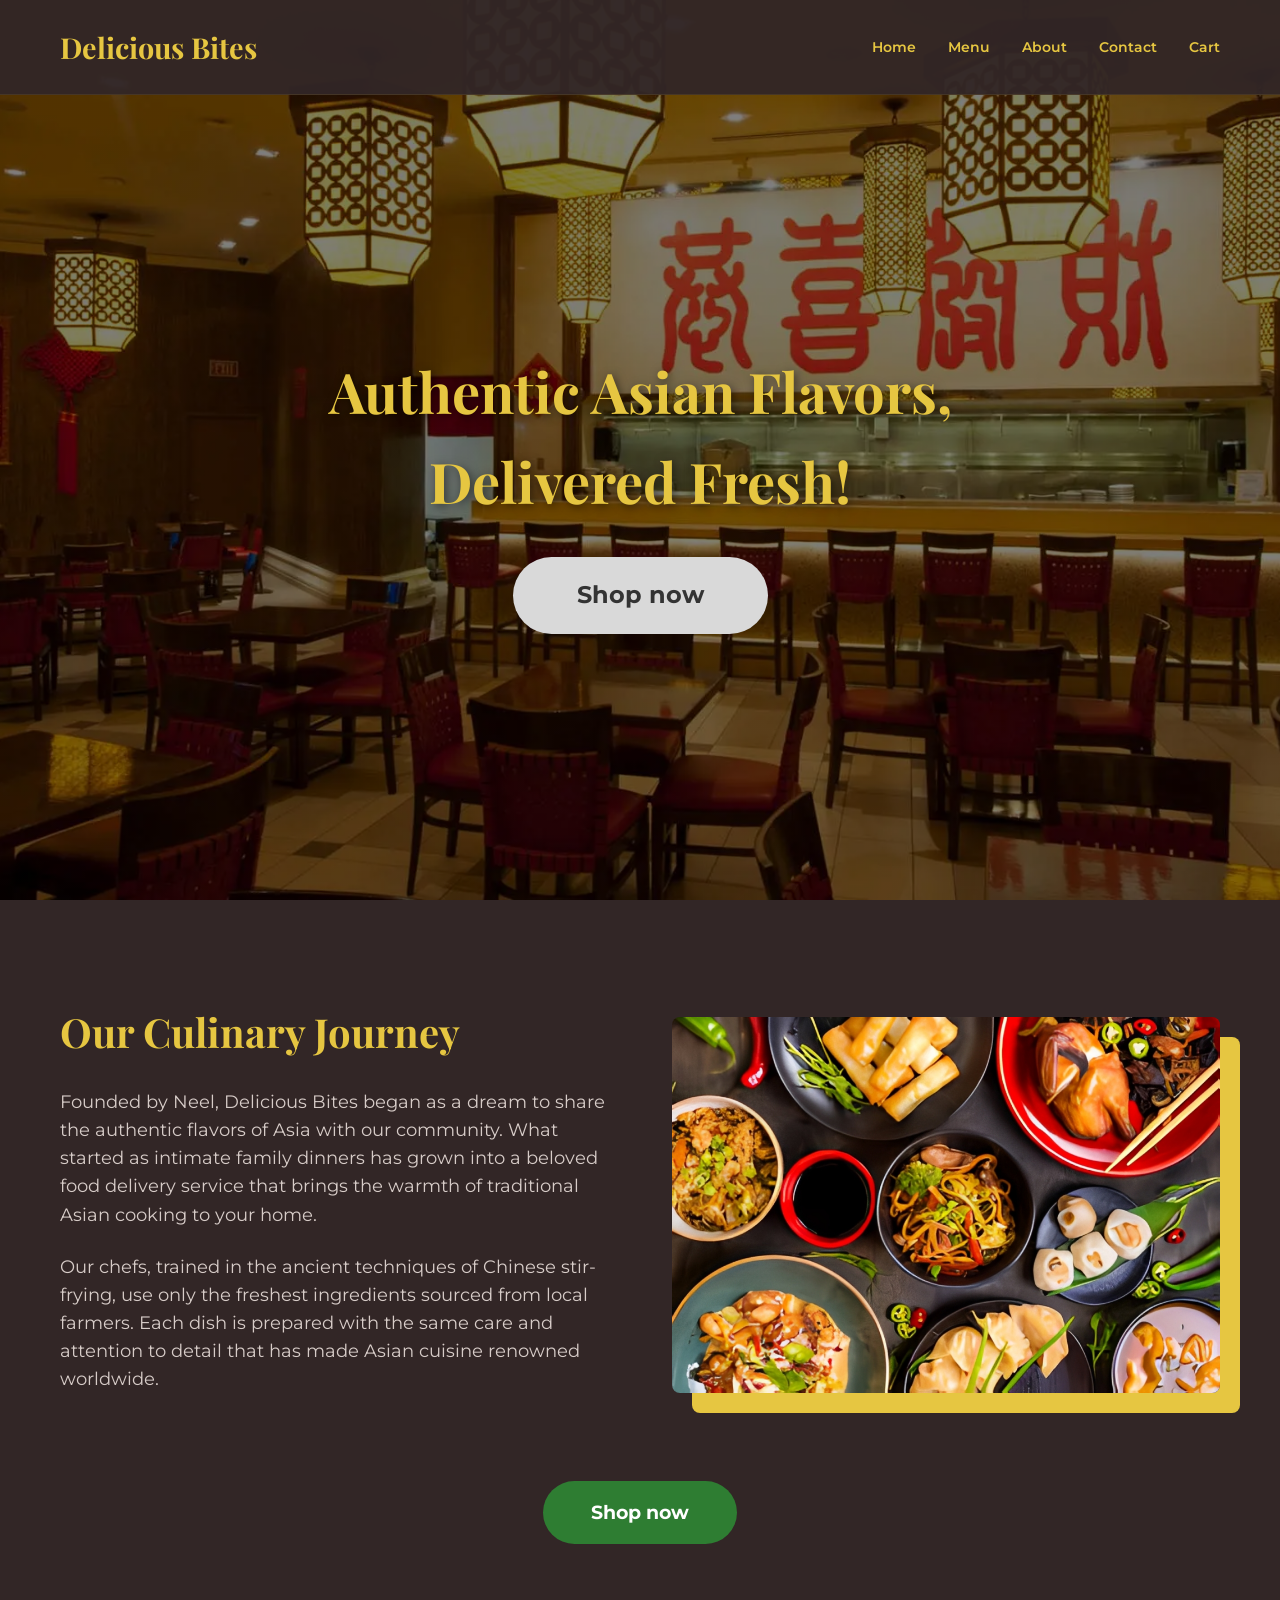
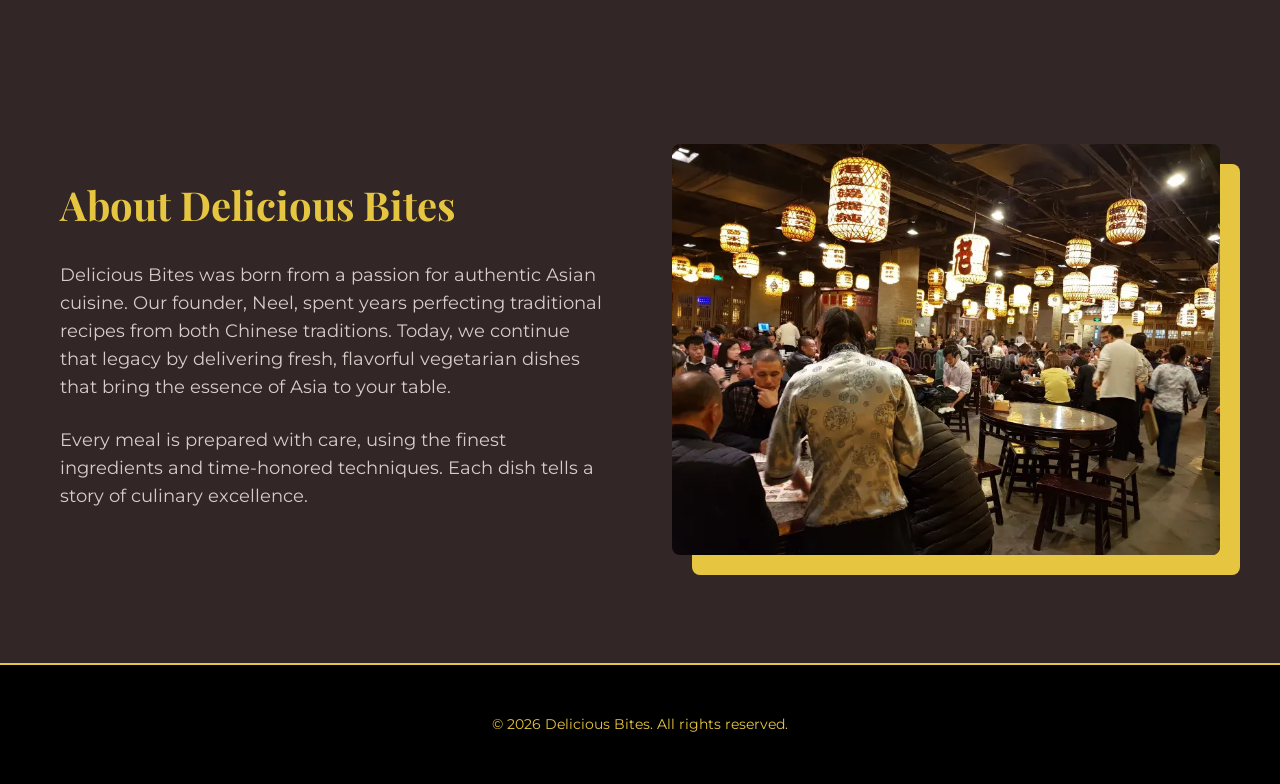
<file: index.html>
<!DOCTYPE html>
<html lang="en">
<head>
    <meta charset="UTF-8">
    <meta name="viewport" content="width=device-width, initial-scale=1.0">
    <title>Delicious Bites | Authentic Asian Flavors</title>
    <link rel="stylesheet" href="style.css">
    <link rel="preconnect" href="https://fonts.googleapis.com">
    <link rel="preconnect" href="https://fonts.gstatic.com" crossorigin>
    <link href="https://fonts.googleapis.com/css2?family=Montserrat:wght@400;600;700&family=Playfair+Display:ital,wght@0,700;1,700&display=swap" rel="stylesheet">
</head>
<body>
    <header>
        <nav class="navbar">
            <div class="logo">Delicious Bites</div>
            <ul class="nav-links">
                <li><a href="index.html">Home</a></li>
                <li><a href="menu.html">Menu</a></li>
                <li><a href="about.html">About</a></li>
                <li><a href="contact.html">Contact</a></li>
                <li><a href="cart.html">Cart</a></li>
            </ul>
        </nav>
    </header>

    <main>
        <section id="home" class="hero">
            <div class="hero-content">
                <h1>Authentic Asian Flavors, Delivered Fresh!</h1>
                <a href="menu.html" class="btn btn-hero">Shop now</a>
            </div>
        </section>

        <section class="info-section alternate">
            <div class="container">
                <div class="info-grid">
                    <div class="info-text">
                        <h2>Our Culinary Journey</h2>
                        <p>Founded by Neel, Delicious Bites began as a dream to share the authentic flavors of Asia with our community. What started as intimate family dinners has grown into a beloved food delivery service that brings the warmth of traditional Asian cooking to your home.</p>
                        <p>Our chefs, trained in the ancient techniques of Chinese stir-frying, use only the freshest ingredients sourced from local farmers. Each dish is prepared with the same care and attention to detail that has made Asian cuisine renowned worldwide.</p>
                    </div>
                    <div class="info-image">
                        <img src="imgs/asian food.jpg" alt="Restaurant Food">
                    </div>
                </div>
                <div class="cta-center">
                    <a href="menu.html" class="btn btn-green">Shop now</a>
                </div>
            </div>
        </section>

        <section id="about" class="info-section">
            <div class="container">
                <div class="info-grid">
                    <div class="info-text">
                        <h3>About Delicious Bites</h3>
                        <p>Delicious Bites was born from a passion for authentic Asian cuisine. Our founder, Neel, spent years perfecting traditional recipes from both Chinese traditions. Today, we continue that legacy by delivering fresh, flavorful vegetarian dishes that bring the essence of Asia to your table.</p>
                        <p>Every meal is prepared with care, using the finest ingredients and time-honored techniques. Each dish tells a story of culinary excellence.</p>
                    </div>
                    <div class="info-image">
                        <img src="imgs/asian restaurant busy crowd.jpg" alt="Busy Restaurant">
                    </div>
                </div>
            </div>
        </section>
    </main>

    <footer>
        <div class="container">
            <p>&copy; 2026 Delicious Bites. All rights reserved.</p>
        </div>
    </footer>

    <script src="script.js"></script>
</body>
</html>
</file>
<file: style.css>
:root {
    --primary-bg: #322626; /* Dark brown from wireframe */
    --accent-color: #E6C641; /* Gold/Yellow for text/titles */
    --text-light: #F5F5F5;
    --text-dim: #D7CCC8;
    --btn-green: #2E7D32;
    --hero-btn-bg: #D9D9D9; /* Light grey from wireframe */
    --font-main: 'Montserrat', sans-serif;
    --font-heading: 'Playfair Display', serif;
}

* {
    margin: 0;
    padding: 0;
    box-sizing: border-box;
}

body {
    font-family: var(--font-main);
    background-color: var(--primary-bg);
    color: var(--text-light);
    line-height: 1.6;
}

.container {
    max-width: 1200px;
    margin: 0 auto;
    padding: 0 20px;
}

/* Navbar */
header {
    background-color: rgba(50, 38, 38, 0.95);
    padding: 1.5rem 0;
    position: fixed;
    width: 100%;
    top: 0;
    z-index: 1000;
    border-bottom: 1px solid rgba(230, 198, 65, 0.1);
}

.navbar {
    display: flex;
    justify-content: space-between;
    align-items: center;
    max-width: 1200px;
    margin: 0 auto;
    padding: 0 20px;
}

.logo {
    color: var(--accent-color);
    font-family: var(--font-heading);
    font-size: 1.8rem;
    font-weight: 700;
}

.nav-links {
    display: flex;
    list-style: none;
    gap: 2rem;
}

.nav-links a {
    text-decoration: none;
    color: var(--accent-color);
    font-weight: 600;
    font-size: 0.9rem;
    transition: opacity 0.3s;
}

.nav-links a:hover {
    opacity: 0.7;
}

/* Hero Section */
.hero {
    height: 100vh;
    background: linear-gradient(rgba(0,0,0,0.5), rgba(0,0,0,0.5)), 
                url('imgs/asian\ restaurant.png') no-repeat center center/cover;
    display: flex;
    align-items: center;
    justify-content: center;
    text-align: center;
    padding-top: 80px;
}

.hero-content h1 {
    font-family: var(--font-heading);
    color: var(--accent-color);
    font-size: 3.5rem;
    max-width: 800px;
    margin-bottom: 2rem;
    text-shadow: 2px 2px 10px rgba(0,0,0,0.5);
}

.btn {
    display: inline-block;
    padding: 1rem 3rem;
    text-decoration: none;
    border-radius: 50px;
    font-weight: 700;
    transition: transform 0.3s, box-shadow 0.3s;
}

.btn:hover {
    transform: translateY(-3px);
    box-shadow: 0 10px 20px rgba(0,0,0,0.3);
}

.btn-hero {
    background-color: var(--hero-btn-bg);
    color: #333;
    font-size: 1.5rem;
    padding: 1.2rem 4rem;
}

/* Info Sections */
.info-section {
    padding: 100px 0;
}

.info-grid {
    display: grid;
    grid-template-columns: 1fr 1fr;
    gap: 4rem;
    align-items: center;
}

.info-text h2, .info-text h3 {
    font-family: var(--font-heading);
    color: var(--accent-color);
    font-size: 2.5rem;
    margin-bottom: 1.5rem;
}

.info-text p {
    margin-bottom: 1.5rem;
    color: var(--text-dim);
    font-size: 1.1rem;
}

.info-image img {
    width: 100%;
    height: auto;
    border-radius: 8px;
    box-shadow: 20px 20px 0px var(--accent-color);
}

.alternate .info-grid .info-text {
    order: 1;
}

.alternate .info-grid .info-image {
    order: 2;
}

.cta-center {
    text-align: center;
    margin-top: 4rem;
}

.btn-green {
    background-color: var(--btn-green);
    color: white;
    font-size: 1.2rem;
}

/* Footer */
footer {
    background-color: #000;
    padding: 3rem 0;
    text-align: center;
    border-top: 2px solid var(--accent-color);
}

footer p {
    color: var(--accent-color);
    font-size: 0.9rem;
}

/* Responsive */
@media (max-width: 768px) {
    .hero-content h1 {
        font-size: 2rem;
    }
    
    .info-grid {
        grid-template-columns: 1fr;
        gap: 2rem;
    }

    .info-image img {
        box-shadow: 10px 10px 0px var(--accent-color);
    }
    
    .nav-links {
        display: none; /* Hide for now, can add hamburger later */
    }
}

/* Menu Page Styles */
.menu-page {
    padding-top: 100px;
}

.menu-hero {
    text-align: center;
    padding: 60px 0;
    background-color: rgba(0,0,0,0.2);
}

.menu-hero h1 {
    font-family: var(--font-heading);
    color: var(--accent-color);
    font-size: 3rem;
    margin-bottom: 1rem;
}

.menu-hero p {
    color: var(--text-dim);
    font-size: 1.2rem;
}

.menu-grid-section {
    padding: 60px 0 100px;
}

.menu-grid {
    display: grid;
    grid-template-columns: repeat(auto-fill, minmax(280px, 1fr));
    gap: 30px;
}

.menu-item {
    background-color: rgba(255, 255, 255, 0.05);
    border-radius: 12px;
    overflow: hidden;
    transition: transform 0.3s, box-shadow 0.3s;
    border: 1px solid rgba(230, 198, 65, 0.1);
    display: flex;
    flex-direction: column;
}

.menu-item:hover {
    transform: translateY(-10px);
    box-shadow: 0 15px 30px rgba(0,0,0,0.4);
    border-color: var(--accent-color);
}

.item-image {
    height: 200px;
    overflow: hidden;
}

.item-image img {
    width: 100%;
    height: 100%;
    object-fit: cover;
    transition: transform 0.5s;
}

.menu-item:hover .item-image img {
    transform: scale(1.1);
}

.item-info {
    padding: 20px;
    flex-grow: 1;
    display: flex;
    flex-direction: column;
}

.item-info h3 {
    font-family: var(--font-heading);
    color: var(--accent-color);
    font-size: 1.4rem;
    margin-bottom: 10px;
}

.item-info p {
    color: var(--text-dim);
    font-size: 0.9rem;
    margin-bottom: 15px;
    flex-grow: 1;
}

.price {
    display: block;
    color: var(--accent-color);
    font-weight: 700;
    font-size: 1.2rem;
    margin-bottom: 15px;
}

.add-btn {
    background-color: var(--btn-green);
    color: white;
    border: none;
    padding: 10px 20px;
    border-radius: 5px;
    font-weight: 600;
    cursor: pointer;
    transition: background-color 0.3s;
    font-family: var(--font-main);
}

.add-btn:hover {
    background-color: #388E3C;
}

@media (max-width: 480px) {
    .menu-grid {
        grid-template-columns: 1fr;
    }
}

/* About Page Styles */
.about-page-body {
    background-color: var(--primary-bg);
}

.about-hero {
    padding: 120px 0 80px;
    min-height: calc(100vh - 100px);
}

.about-title {
    font-family: var(--font-heading);
    color: var(--accent-color);
    font-size: 1.2rem;
    text-align: center;
    margin-bottom: 3rem;
    font-weight: 400;
}

.about-content {
    max-width: 900px;
    margin: 0 auto;
}

.about-row {
    margin-bottom: 2rem;
}

.about-row.middle {
    display: flex;
    align-items: center;
    gap: 3rem;
}

.about-text p {
    color: var(--accent-color);
    font-size: 1.1rem;
    line-height: 1.8;
    margin-bottom: 1.5rem;
}

.about-image {
    flex-shrink: 0;
    width: 45%;
}

.about-image img {
    width: 100%;
    height: auto;
    border-radius: 8px;
    box-shadow: 0 10px 30px rgba(0,0,0,0.3);
}

@media (max-width: 768px) {
    .about-row.middle {
        flex-direction: column;
        gap: 2rem;
    }
    
    .about-image {
        width: 100%;
    }
    
    .about-text p {
        font-size: 1rem;
    }
}
</file>
